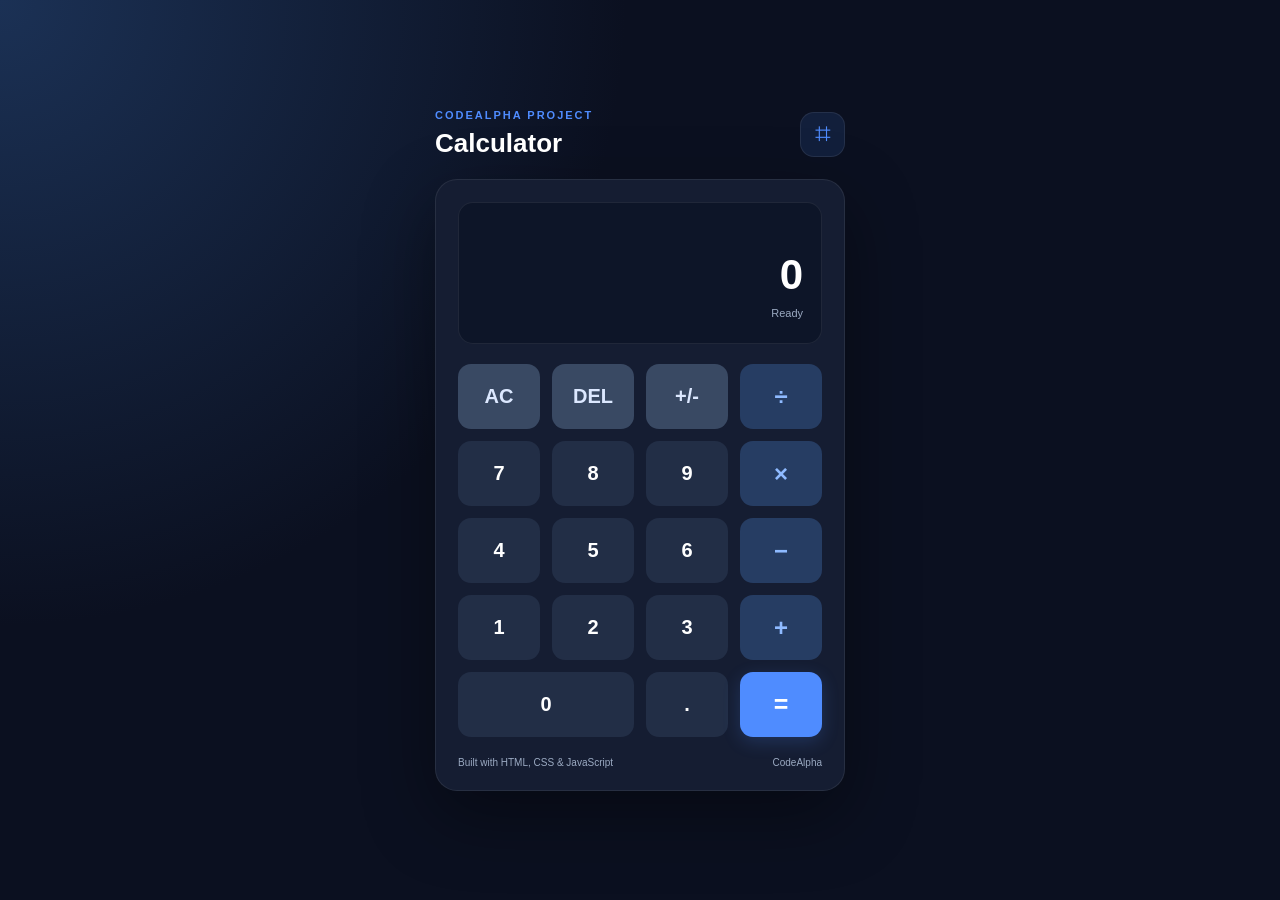
<file: Calculator/index.html>
<!DOCTYPE html>
<html lang="en">
<head>
    <meta charset="UTF-8">
    <meta name="viewport" content="width=device-width, initial-scale=1.0">

    <meta
        name="description"
        content="A responsive calculator built with HTML, CSS and JavaScript."
    >

    <title>CodeAlpha | Calculator</title>

    <link rel="stylesheet" href="style.css">
    <script src="script.js" defer></script>
</head>

<body>
    <main class="calculator-container">
        <header class="calculator-header">
            <div>
                <p class="eyebrow">CODEALPHA PROJECT</p>
                <h1>Calculator</h1>
            </div>

            <span class="calculator-icon" aria-hidden="true">⌗</span>
        </header>

        <section class="calculator" aria-label="Calculator">

            <div class="display-panel">
                <div
                    class="expression"
                    id="expression"
                    aria-label="Current expression"
                ></div>

                <output
                    class="display"
                    id="display"
                    aria-live="polite"
                    aria-atomic="true"
                >0</output>

                <p
                    class="display-status"
                    id="status"
                    aria-live="polite"
                >Ready</p>
            </div>

            <div class="button-grid" id="buttonGrid">

                <button class="btn function-btn"
                    type="button" data-action="clear">AC</button>

                <button class="btn function-btn"
                    type="button" data-action="delete">DEL</button>

                <button class="btn function-btn"
                    type="button" data-action="sign">+/-</button>

                <button class="btn operator-btn"
                    type="button" data-operator="/">÷</button>


                <button class="btn number-btn"
                    type="button" data-digit="7">7</button>

                <button class="btn number-btn"
                    type="button" data-digit="8">8</button>

                <button class="btn number-btn"
                    type="button" data-digit="9">9</button>

                <button class="btn operator-btn"
                    type="button" data-operator="*">×</button>


                <button class="btn number-btn"
                    type="button" data-digit="4">4</button>

                <button class="btn number-btn"
                    type="button" data-digit="5">5</button>

                <button class="btn number-btn"
                    type="button" data-digit="6">6</button>

                <button class="btn operator-btn"
                    type="button" data-operator="-">−</button>


                <button class="btn number-btn"
                    type="button" data-digit="1">1</button>

                <button class="btn number-btn"
                    type="button" data-digit="2">2</button>

                <button class="btn number-btn"
                    type="button" data-digit="3">3</button>

                <button class="btn operator-btn"
                    type="button" data-operator="+">+</button>


                <button class="btn number-btn zero-btn"
                    type="button" data-digit="0">0</button>

                <button class="btn number-btn"
                    type="button" data-action="decimal">.</button>

                <button class="btn equals-btn"
                    type="button" data-action="calculate">=</button>

            </div>

            <footer class="calculator-footer">
                <span>Built with HTML, CSS & JavaScript</span>
                <span>CodeAlpha</span>
            </footer>
        </section>
    </main>
</body>
</html>
</file>
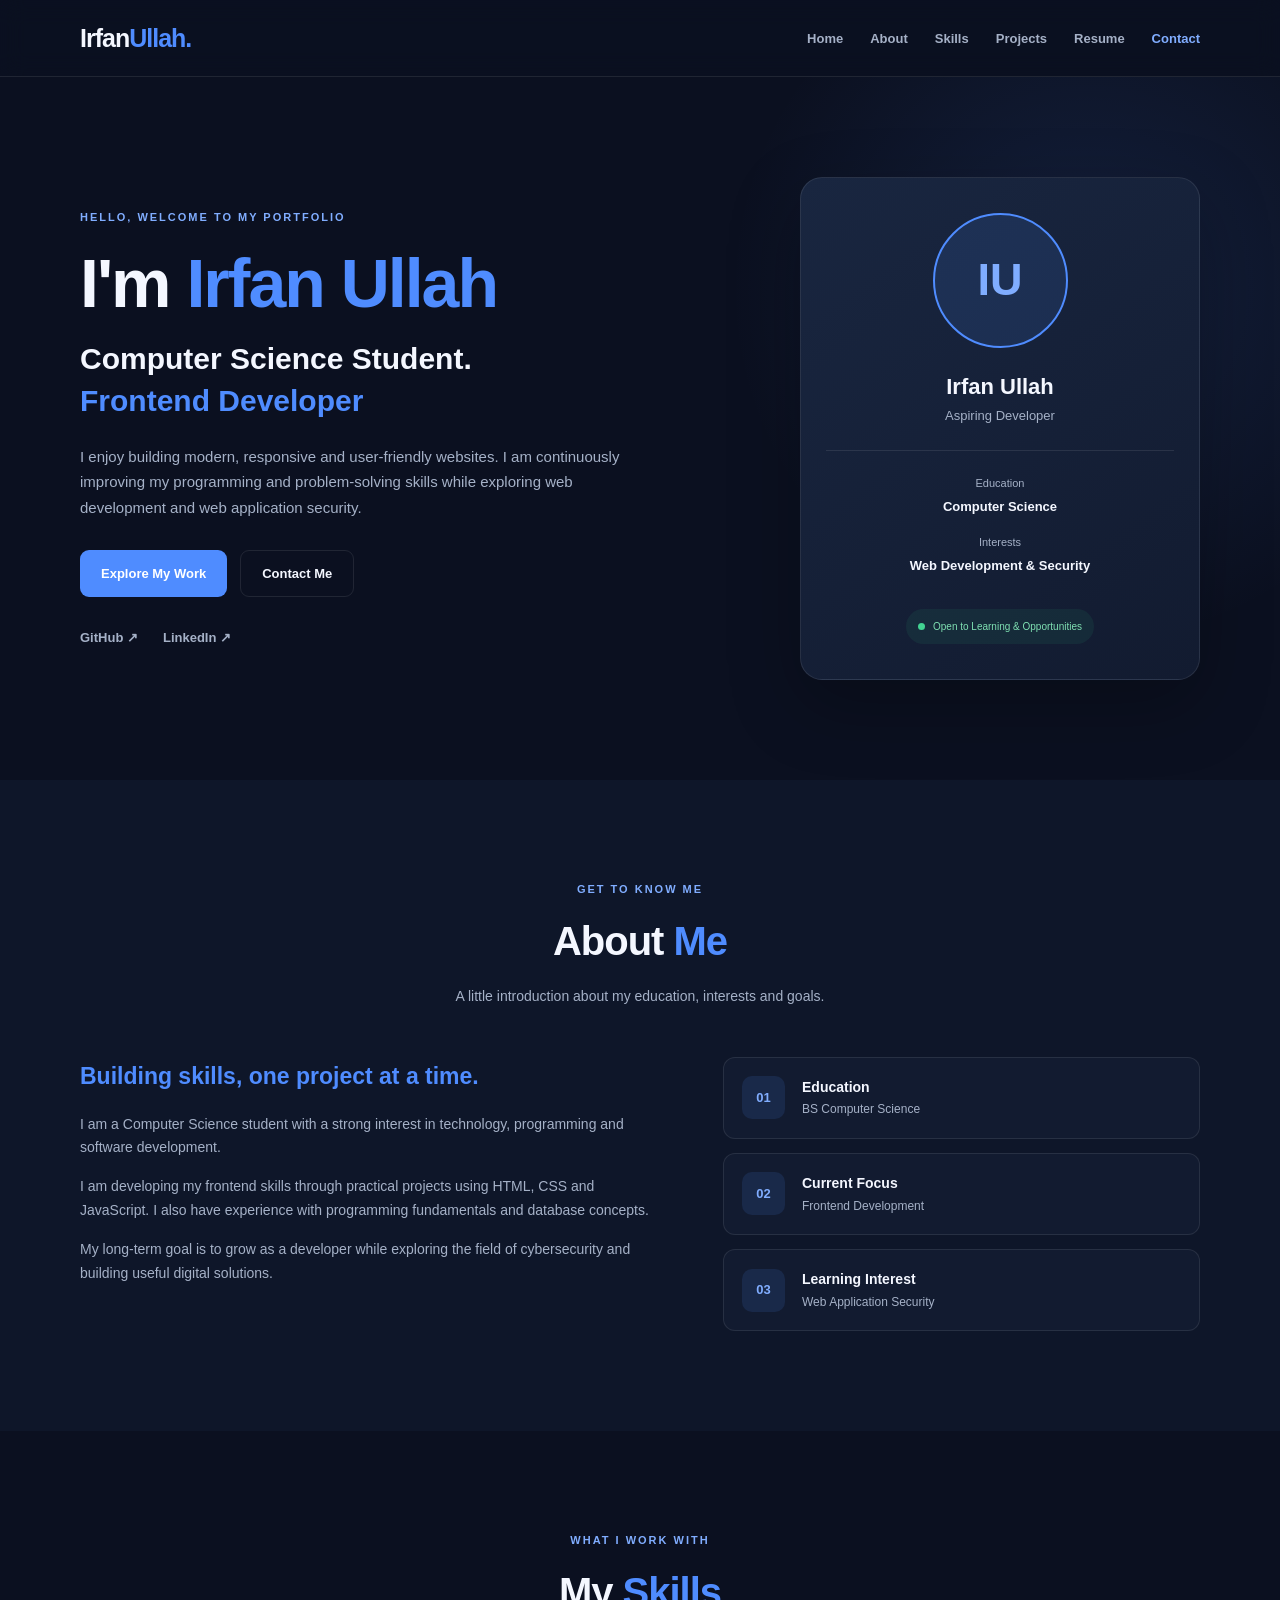
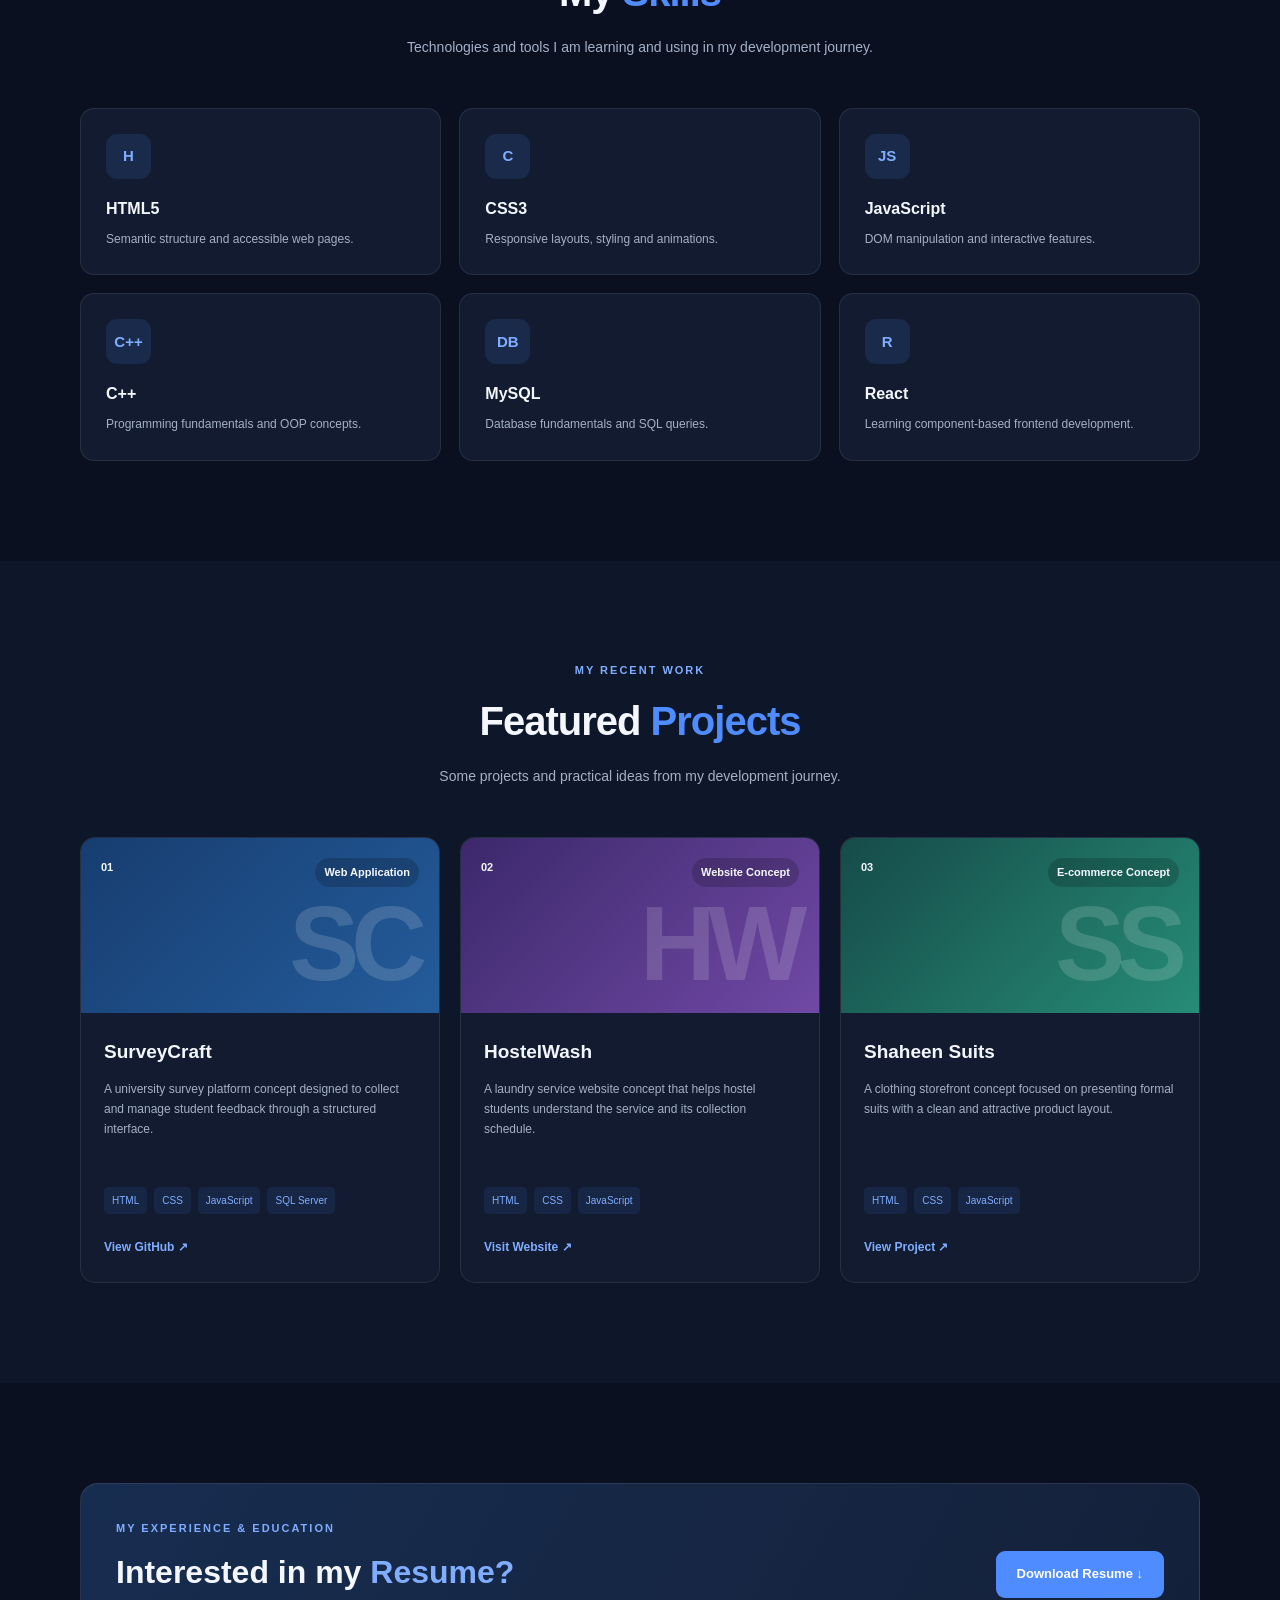
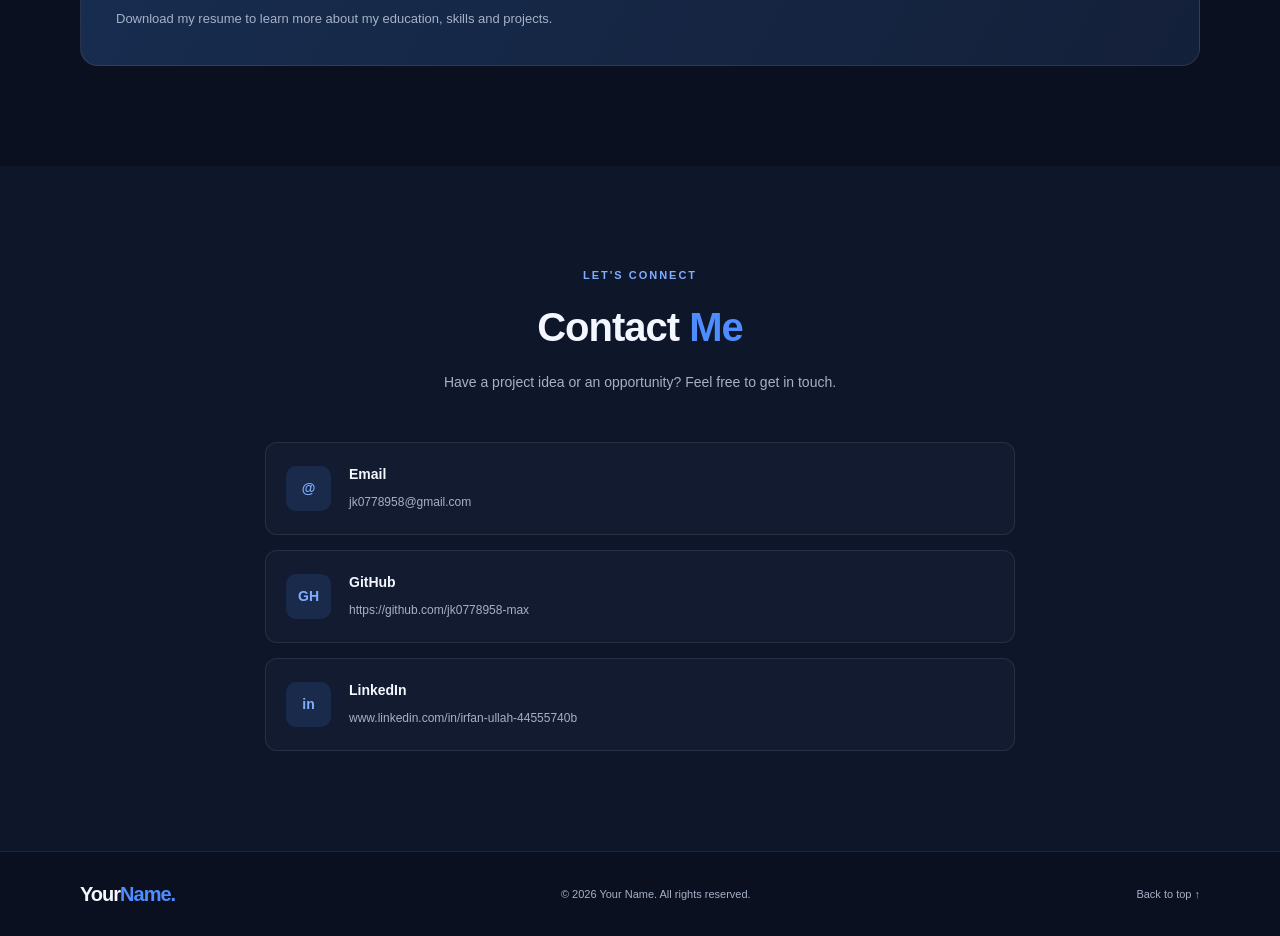
<file: Resume/index.html>
<!DOCTYPE html>
<html lang="en">
<head>
    <meta charset="UTF-8">
    <meta name="viewport" content="width=device-width, initial-scale=1.0">

    <meta
        name="description"
        content="Personal portfolio of a Computer Science student and frontend developer."
    >

    <title>Irfan Ullah | Personal Portfolio</title>

    <link rel="stylesheet" href="style.css">
    <script src="script.js" defer></script>
</head>

<body>

    <!-- ================= HEADER ================= -->

    <header class="header" id="home">
        <nav class="navbar container" aria-label="Main navigation">

           <a href="#home" class="logo">
    Irfan<span>Ullah.</span>
</a>
            <button
                class="menu-toggle"
                id="menuToggle"
                type="button"
                aria-label="Open navigation menu"
                aria-expanded="false"
                aria-controls="navLinks"
            >
                <span></span>
                <span></span>
                <span></span>
            </button>

            <ul class="nav-links" id="navLinks">
                <li><a href="#home" class="nav-link active">Home</a></li>
                <li><a href="#about" class="nav-link">About</a></li>
                <li><a href="#skills" class="nav-link">Skills</a></li>
                <li><a href="#projects" class="nav-link">Projects</a></li>
                <li><a href="#resume" class="nav-link">Resume</a></li>
                <li><a href="#contact" class="nav-link">Contact</a></li>
            </ul>

        </nav>
    </header>


    <!-- ================= HERO SECTION ================= -->

    <main>

        <section class="hero section" aria-labelledby="heroTitle">
            <div class="container hero-content">

                <div class="hero-text reveal">

                    <p class="intro-label">
                        HELLO, WELCOME TO MY PORTFOLIO
                    </p>

                    <h1 id="heroTitle">
                        I'm <span>Irfan Ullah</span>
                    </h1>

                    <h2>
                        Computer Science Student.
                        <br>
                        <span class="highlight">Frontend Developer</span>
                    </h2>

                    <p class="hero-description">
                        I enjoy building modern, responsive and user-friendly
                        websites. I am continuously improving my programming
                        and problem-solving skills while exploring web
                        development and web application security.
                    </p>

                    <div class="hero-buttons">
                        <a href="#projects" class="btn btn-primary">
                            Explore My Work
                        </a>

                        <a href="#contact" class="btn btn-outline">
                            Contact Me
                        </a>
                    </div>

                    <div class="hero-socials">
                        <a href="https://github.com/jk0778958-max"
                           target="_blank"
                           rel="noopener noreferrer">
                            GitHub ↗
                        </a>

                        <a href="https://github.com/jk0778958-max"
                           target="_blank"
                         rel="noopener noreferrer">
                            LinkedIn ↗
                        </a>
                    </div>

                </div>


                <div class="hero-visual reveal">
                    <div class="profile-card">

                        <div class="profile-circle">
                        <span>IU</span>
                    </div>

                        <p class="profile-name">Irfan Ullah</p>

                        <p class="profile-role">
                            Aspiring Developer
                        </p>

                        <div class="profile-line"></div>

                        <div class="profile-info">
                            <span>Education</span>
                            <strong>Computer Science</strong>
                        </div>

                        <div class="profile-info">
                            <span>Interests</span>
                            <strong>Web Development & Security</strong>
                        </div>

                        <div class="availability">
                            <span class="status-dot"></span>
                            Open to Learning & Opportunities
                        </div>

                    </div>
                </div>

            </div>
        </section>


        <!-- ================= ABOUT SECTION ================= -->

        <section class="section about-section" id="about">
            <div class="container">

                <div class="section-heading reveal">
                    <p class="section-label">GET TO KNOW ME</p>
                    <h2>About <span>Me</span></h2>
                    <p>
                        A little introduction about my education,
                        interests and goals.
                    </p>
                </div>

                <div class="about-content reveal">

                    <div class="about-text">
                        <h3>Building skills, one project at a time.</h3>

                        <p>
                            I am a Computer Science student with a strong
                            interest in technology, programming and
                            software development.
                        </p>

                        <p>
                            I am developing my frontend skills through
                            practical projects using HTML, CSS and
                            JavaScript. I also have experience with
                            programming fundamentals and database concepts.
                        </p>

                        <p>
                            My long-term goal is to grow as a developer
                            while exploring the field of cybersecurity
                            and building useful digital solutions.
                        </p>
                    </div>

                    <div class="about-details">

                        <div class="detail-card">
                            <span class="detail-icon">01</span>
                            <div>
                                <h4>Education</h4>
                                <p>BS Computer Science</p>
                            </div>
                        </div>

                        <div class="detail-card">
                            <span class="detail-icon">02</span>
                            <div>
                                <h4>Current Focus</h4>
                                <p>Frontend Development</p>
                            </div>
                        </div>

                        <div class="detail-card">
                            <span class="detail-icon">03</span>
                            <div>
                                <h4>Learning Interest</h4>
                                <p>Web Application Security</p>
                            </div>
                        </div>

                    </div>
                </div>

            </div>
        </section>


        <!-- ================= SKILLS SECTION ================= -->

        <section class="section skills-section" id="skills">
            <div class="container">

                <div class="section-heading reveal">
                    <p class="section-label">WHAT I WORK WITH</p>
                    <h2>My <span>Skills</span></h2>
                    <p>
                        Technologies and tools I am learning and using
                        in my development journey.
                    </p>
                </div>

                <div class="skills-grid">

                    <article class="skill-card reveal">
                        <div class="skill-symbol">H</div>
                        <h3>HTML5</h3>
                        <p>Semantic structure and accessible web pages.</p>
                    </article>

                    <article class="skill-card reveal">
                        <div class="skill-symbol">C</div>
                        <h3>CSS3</h3>
                        <p>Responsive layouts, styling and animations.</p>
                    </article>

                    <article class="skill-card reveal">
                        <div class="skill-symbol">JS</div>
                        <h3>JavaScript</h3>
                        <p>DOM manipulation and interactive features.</p>
                    </article>

                    <article class="skill-card reveal">
                        <div class="skill-symbol">C++</div>
                        <h3>C++</h3>
                        <p>Programming fundamentals and OOP concepts.</p>
                    </article>

                    <article class="skill-card reveal">
                        <div class="skill-symbol">DB</div>
                        <h3>MySQL</h3>
                        <p>Database fundamentals and SQL queries.</p>
                    </article>

                    <article class="skill-card reveal">
                        <div class="skill-symbol">R</div>
                        <h3>React</h3>
                        <p>Learning component-based frontend development.</p>
                    </article>

                </div>

            </div>
        </section>


        <!-- ================= PROJECTS SECTION ================= -->

        <section class="section projects-section" id="projects">
            <div class="container">

                <div class="section-heading reveal">
                    <p class="section-label">MY RECENT WORK</p>
                    <h2>Featured <span>Projects</span></h2>
                    <p>
                        Some projects and practical ideas from my
                        development journey.
                    </p>
                </div>

                <div class="projects-grid">

                    <article class="project-card reveal">

                        <div class="project-top project-blue">
                            <span class="project-number">01</span>
                            <span class="project-category">Web Application</span>
                            <div class="project-art">SC</div>
                        </div>

                        <div class="project-content">
                            <h3>SurveyCraft</h3>

                            <p>
                                A university survey platform concept
                                designed to collect and manage student
                                feedback through a structured interface.
                            </p>

                            <div class="project-tags">
                                <span>HTML</span>
                                <span>CSS</span>
                                <span>JavaScript</span>
                                <span>SQL Server</span>
                            </div>

                            <a href="https://github.com/jk0778958-max"
                               target="_blank"
                               rel="noopener noreferrer"
                               class="project-link">
                                View GitHub ↗
                            </a>
                        </div>

                    </article>


                    <article class="project-card reveal">

                        <div class="project-top project-purple">
                            <span class="project-number">02</span>
                            <span class="project-category">Website Concept</span>
                            <div class="project-art">HW</div>
                        </div>

                        <div class="project-content">
                            <h3>HostelWash</h3>

                            <p>
                                A laundry service website concept that
                                helps hostel students understand the
                                service and its collection schedule.
                            </p>

                            <div class="project-tags">
                                <span>HTML</span>
                                <span>CSS</span>
                                <span>JavaScript</span>
                            </div>

                            <a href="https://hostelwash.sitearchehost.online"
                               target="_blank"
                               rel="noopener noreferrer"
                               class="project-link">
                                Visit Website ↗
                            </a>
                        </div>

                    </article>


                    <article class="project-card reveal">

                        <div class="project-top project-green">
                            <span class="project-number">03</span>
                            <span class="project-category">E-commerce Concept</span>
                            <div class="project-art">SS</div>
                        </div>

                        <div class="project-content">
                            <h3>Shaheen Suits</h3>

                            <p>
                                A clothing storefront concept focused
                                on presenting formal suits with a clean
                                and attractive product layout.
                            </p>

                            <div class="project-tags">
                                <span>HTML</span>
                                <span>CSS</span>
                                <span>JavaScript</span>
                            </div>

                            <a href="https://github.com/jk0778958-max"
                               target="_blank"
                               rel="noopener noreferrer"
                               class="project-link">
                                View Project ↗
                            </a>
                        </div>

                    </article>

                </div>

            </div>
        </section>

        <!-- ================= RESUME SECTION ================= -->
        <section class="section resume-section" id="resume">
            <div class="container">

                <div class="resume-box reveal">

                    <div>
                        <p class="section-label">MY EXPERIENCE & EDUCATION</p>

                        <h2>Interested in my <span>Resume?</span></h2>

                        <p>
                            Download my resume to learn more about
                            my education, skills and projects.
                        </p>
                    </div>

                    <a
                        href="Irfan_Ullah_CV_With_Photo.pdf"
                        class="btn btn-primary"
                        download
                    >
                        Download Resume ↓
                    </a>

                </div>

            </div>
        </section>


        <!-- ================= CONTACT SECTION ================= -->

        <section class="section contact-section" id="contact">
            <div class="container">

                <div class="section-heading reveal">
                    <p class="section-label">LET'S CONNECT</p>
                    <h2>Contact <span>Me</span></h2>
                    <p>
                        Have a project idea or an opportunity?
                        Feel free to get in touch.
                    </p>
                </div>

                <div class="contact-content reveal">

                    <div class="contact-card">
                        <span class="contact-icon">@</span>
                        <div>
                            <h3>Email</h3>
                            <a href="mailto:jk0778958@gmail.com">
                                jk0778958@gmail.com
                            </a>
                        </div>
                    </div>

                    <div class="contact-card">
                        <span class="contact-icon">GH</span>
                        <div>
                            <h3>GitHub</h3>
                            <a
                                href="https://github.com/jk0778958-max"
                                target="_blank"
                                rel="noopener noreferrer"
                            >
                                https://github.com/jk0778958-max
                            </a>
                        </div>
                    </div>

                    <div class="contact-card">
                        <span class="contact-icon">in</span>
                        <div>
                            <h3>LinkedIn</h3>
                            <a
                                href="www.linkedin.com/in/irfan-ullah-44555740b"
                                target="_blank"
                                rel="noopener noreferrer"
                            >
                                www.linkedin.com/in/irfan-ullah-44555740b
                            </a>
                        </div>
                    </div>

                </div>

            </div>
        </section>

    </main>


    <!-- ================= FOOTER ================= -->

    <footer class="footer">
        <div class="container footer-content">

            <a href="#home" class="logo">
                Your<span>Name.</span>
            </a>

            <p>
                © <span id="currentYear"></span>
                Your Name. All rights reserved.
            </p>

            <a href="#home" class="back-to-top">
                Back to top ↑
            </a>

        </div>
    </footer>

</body>
</html>
</file>
<file: Calculator/style.css>
/* ------------------------------
   1. Global Settings
-------------------------------- */

* {
    margin: 0;
    padding: 0;
    box-sizing: border-box;
}

:root {
    --background: #0b1020;
    --calculator: #151d32;
    --display: #0d1528;
    --number: #222e46;
    --number-hover: #30415f;
    --function: #394963;
    --operator: #263d63;
    --accent: #4f8cff;
    --accent-hover: #3475ed;
    --text: #ffffff;
    --muted: #9baac2;
    --border: rgba(255, 255, 255, 0.08);
}

body {
    min-height: 100vh;
    display: flex;
    justify-content: center;
    align-items: center;
    padding: 24px;

    font-family: Arial, Helvetica, sans-serif;
    color: var(--text);

    background:
        radial-gradient(
            circle at top left,
            #1b3155 0%,
            transparent 40%
        ),
        var(--background);
}

/* ------------------------------
   2. Main Container
-------------------------------- */

.calculator-container {
    width: 100%;
    max-width: 410px;
}

.calculator-header {
    display: flex;
    justify-content: space-between;
    align-items: center;
    margin-bottom: 20px;
}

.eyebrow {
    color: var(--accent);
    font-size: 11px;
    font-weight: 700;
    letter-spacing: 2px;
    margin-bottom: 7px;
}

.calculator-header h1 {
    font-size: 26px;
    font-weight: 700;
}

.calculator-icon {
    width: 45px;
    height: 45px;
    display: grid;
    place-items: center;

    color: var(--accent);
    font-size: 28px;

    background: rgba(79, 140, 255, 0.12);
    border: 1px solid var(--border);
    border-radius: 14px;
}

/* ------------------------------
   3. Calculator Card
-------------------------------- */

.calculator {
    padding: 22px;
    background: var(--calculator);

    border: 1px solid var(--border);
    border-radius: 22px;

    box-shadow: 0 25px 70px rgba(0, 0, 0, 0.4);
}

/* ------------------------------
   4. Display
-------------------------------- */

.display-panel {
    min-height: 135px;
    display: flex;
    flex-direction: column;
    justify-content: flex-end;
    align-items: flex-end;

    padding: 18px;
    margin-bottom: 20px;

    background: var(--display);
    border: 1px solid var(--border);
    border-radius: 15px;

    overflow: hidden;
}

.expression {
    width: 100%;
    min-height: 22px;

    color: var(--muted);
    font-size: 14px;
    text-align: right;

    overflow-wrap: anywhere;
}

.display {
    width: 100%;
    display: block;

    margin-top: 8px;

    color: var(--text);
    font-size: clamp(30px, 8vw, 42px);
    font-weight: 700;
    text-align: right;

    overflow-wrap: anywhere;
}

.display-status {
    min-height: 18px;
    margin-top: 8px;

    color: var(--muted);
    font-size: 11px;
}

/* ------------------------------
   5. Button Grid
-------------------------------- */

.button-grid {
    display: grid;
    grid-template-columns: repeat(4, 1fr);
    gap: 12px;
}

.btn {
    min-width: 0;
    height: 65px;

    border: none;
    border-radius: 13px;

    color: var(--text);
    font-size: 20px;
    font-weight: 600;

    cursor: pointer;

    transition:
        background-color 0.2s ease,
        transform 0.15s ease,
        box-shadow 0.2s ease;
}

.btn:hover {
    transform: translateY(-2px);
}

.btn:active {
    transform: scale(0.96);
}

.btn:focus-visible {
    outline: 3px solid #ffffff;
    outline-offset: 3px;
}

/* Number Buttons */

.number-btn {
    background: var(--number);
}

.number-btn:hover {
    background: var(--number-hover);
}

/* Function Buttons */

.function-btn {
    background: var(--function);
    color: #dce8ff;
}

.function-btn:hover {
    background: #50617e;
}

/* Operator Buttons */

.operator-btn {
    background: var(--operator);
    color: #8ebaff;
    font-size: 24px;
}

.operator-btn:hover {
    background: #34527e;
}

/* Equals Button */

.equals-btn {
    background: var(--accent);
    font-size: 25px;

    box-shadow: 0 5px 18px rgba(79, 140, 255, 0.2);
}

.equals-btn:hover {
    background: var(--accent-hover);
}

/* Zero Button */

.zero-btn {
    grid-column: span 2;
}

/* ------------------------------
   6. Footer
-------------------------------- */

.calculator-footer {
    display: flex;
    justify-content: space-between;
    gap: 10px;

    margin-top: 20px;

    color: var(--muted);
    font-size: 10px;
}

/* ------------------------------
   7. Responsive Design
-------------------------------- */

@media (max-width: 480px) {
    body {
        padding: 14px;
    }

    .calculator {
        padding: 16px;
    }

    .button-grid {
        gap: 9px;
    }

    .btn {
        height: 60px;
        font-size: 18px;
    }

    .display-panel {
        min-height: 125px;
    }
}

@media (max-width: 340px) {
    .btn {
        height: 54px;
        font-size: 16px;
    }

    .calculator-footer {
        font-size: 9px;
    }
}

/* ------------------------------
   8. Reduced Motion
-------------------------------- */

@media (prefers-reduced-motion: reduce) {
    *,
    *::before,
    *::after {
        scroll-behavior: auto !important;
        transition-duration: 0.01ms !important;
        animation-duration: 0.01ms !important;
    }
}
</file>
<file: Resume/style.css>
/* =================================
   1. GLOBAL SETTINGS
================================= */

* {
    margin: 0;
    padding: 0;
    box-sizing: border-box;
}

:root {
    --background: #0b1020;
    --surface: #121b30;
    --surface-light: #192640;
    --primary: #4f8cff;
    --primary-light: #80adff;
    --text: #f4f7ff;
    --muted: #a5b1c7;
    --border: rgba(255, 255, 255, 0.09);
    --transition: 0.3s ease;
}

html {
    scroll-behavior: smooth;
    scroll-padding-top: 85px;
}

body {
    font-family: Arial, Helvetica, sans-serif;
    background: var(--background);
    color: var(--text);
    line-height: 1.7;
}

a {
    color: inherit;
    text-decoration: none;
}

button {
    font: inherit;
}

.container {
    width: min(1120px, 90%);
    margin: 0 auto;
}

.section {
    padding: 100px 0;
}

.highlight,
.section-heading h2 span,
.about-text h3,
.logo span {
    color: var(--primary);
}


/* =================================
   2. HEADER AND NAVIGATION
================================= */

.header {
    position: sticky;
    top: 0;
    z-index: 1000;

    background: rgba(11, 16, 32, 0.94);
    border-bottom: 1px solid var(--border);
    backdrop-filter: blur(12px);
}

.navbar {
    min-height: 76px;

    display: flex;
    justify-content: space-between;
    align-items: center;
}

.logo {
    font-size: 25px;
    font-weight: 800;
    letter-spacing: -1px;
}

.nav-links {
    display: flex;
    align-items: center;
    gap: 27px;

    list-style: none;
}

.nav-link {
    color: var(--muted);
    font-size: 13px;
    font-weight: 600;

    transition: color var(--transition);
}

.nav-link:hover,
.nav-link.active {
    color: var(--primary-light);
}

.menu-toggle {
    display: none;

    width: 42px;
    height: 42px;

    border: 1px solid var(--border);
    border-radius: 10px;

    background: var(--surface);
    cursor: pointer;
}

.menu-toggle span {
    display: block;

    width: 19px;
    height: 2px;

    margin: 4px auto;

    background: var(--text);
    transition: var(--transition);
}


/* =================================
   3. HERO SECTION
================================= */

.hero {
    min-height: 620px;

    display: flex;
    align-items: center;

    background:
        radial-gradient(
            circle at 85% 30%,
            rgba(79, 140, 255, 0.13),
            transparent 30%
        );
}

.hero-content {
    display: grid;
    grid-template-columns: 1.3fr 0.8fr;
    align-items: center;
    gap: 70px;
}

.intro-label,
.section-label {
    color: var(--primary-light);
    font-size: 11px;
    font-weight: 800;
    letter-spacing: 2px;
}

.hero h1 {
    margin-top: 18px;

    font-size: clamp(42px, 6vw, 68px);
    line-height: 1.15;
    letter-spacing: -2px;
}

.hero h1 span {
    color: var(--primary);
}

.hero h2 {
    margin-top: 15px;

    font-size: clamp(21px, 3vw, 30px);
    line-height: 1.4;
}

.hero-description {
    max-width: 560px;

    margin-top: 22px;

    color: var(--muted);
    font-size: 15px;
}

.hero-buttons {
    display: flex;
    flex-wrap: wrap;
    gap: 13px;

    margin-top: 30px;
}

.btn {
    min-height: 47px;

    display: inline-flex;
    justify-content: center;
    align-items: center;

    padding: 11px 21px;

    border-radius: 9px;

    font-size: 13px;
    font-weight: 700;

    transition:
        transform var(--transition),
        background var(--transition),
        border-color var(--transition);
}

.btn:hover {
    transform: translateY(-3px);
}

.btn-primary {
    background: var(--primary);
    color: #ffffff;
}

.btn-primary:hover {
    background: #3475ed;
}

.btn-outline {
    border: 1px solid var(--border);
    color: var(--text);
}

.btn-outline:hover {
    border-color: var(--primary);
}

.hero-socials {
    display: flex;
    gap: 25px;

    margin-top: 30px;
}

.hero-socials a {
    color: var(--muted);
    font-size: 13px;
    font-weight: 600;

    transition: color var(--transition);
}

.hero-socials a:hover {
    color: var(--primary-light);
}


/* =================================
   4. HERO PROFILE CARD
================================= */

.profile-card {
    padding: 35px 25px;

    background: linear-gradient(
        145deg,
        var(--surface-light),
        var(--surface)
    );

    border: 1px solid var(--border);
    border-radius: 22px;

    text-align: center;

    box-shadow: 0 25px 70px rgba(0, 0, 0, 0.25);
}

.profile-circle {
    width: 135px;
    height: 135px;

    display: grid;
    place-items: center;

    margin: 0 auto 20px;

    border: 2px solid var(--primary);
    border-radius: 50%;

    background: rgba(79, 140, 255, 0.12);

    color: var(--primary-light);
    font-size: 45px;
    font-weight: 800;
}

.profile-name {
    font-size: 22px;
    font-weight: 700;
}

.profile-role {
    color: var(--muted);
    font-size: 13px;
}

.profile-line {
    height: 1px;
    margin: 23px 0;

    background: var(--border);
}

.profile-info {
    display: flex;
    flex-direction: column;
    gap: 3px;

    margin: 15px 0;
}

.profile-info span {
    color: var(--muted);
    font-size: 11px;
}

.profile-info strong {
    font-size: 13px;
}

.availability {
    display: inline-flex;
    align-items: center;
    gap: 8px;

    margin-top: 17px;
    padding: 9px 12px;

    background: rgba(45, 190, 125, 0.09);
    border-radius: 20px;

    color: #7fe0b2;
    font-size: 10px;
}

.status-dot {
    width: 7px;
    height: 7px;

    border-radius: 50%;
    background: #42d392;
}


/* =================================
   5. SECTION HEADINGS
================================= */

.section-heading {
    max-width: 600px;
    margin: 0 auto 48px;

    text-align: center;
}

.section-heading h2 {
    margin-top: 8px;

    font-size: clamp(30px, 4vw, 40px);
    letter-spacing: -1px;
}

.section-heading > p:last-child {
    margin-top: 10px;

    color: var(--muted);
    font-size: 14px;
}


/* =================================
   6. ABOUT SECTION
================================= */

.about-section {
    background: #0e1629;
}

.about-content {
    display: grid;
    grid-template-columns: 1.1fr 0.9fr;
    gap: 60px;
    align-items: start;
}

.about-text h3 {
    margin-bottom: 17px;
    font-size: 23px;
}

.about-text p {
    margin-bottom: 15px;

    color: var(--muted);
    font-size: 14px;
}

.about-details {
    display: grid;
    gap: 14px;
}

.detail-card {
    display: flex;
    align-items: center;
    gap: 17px;

    padding: 18px;

    background: var(--surface);
    border: 1px solid var(--border);
    border-radius: 12px;

    transition: transform var(--transition),
                border-color var(--transition);
}

.detail-card:hover {
    transform: translateX(5px);
    border-color: var(--primary);
}

.detail-icon {
    width: 43px;
    height: 43px;

    display: grid;
    place-items: center;

    flex-shrink: 0;

    background: rgba(79, 140, 255, 0.12);
    border-radius: 10px;

    color: var(--primary-light);
    font-size: 13px;
    font-weight: 800;
}

.detail-card h4 {
    font-size: 14px;
}

.detail-card p {
    color: var(--muted);
    font-size: 12px;
}


/* =================================
   7. SKILLS SECTION
================================= */

.skills-grid {
    display: grid;
    grid-template-columns: repeat(3, 1fr);
    gap: 18px;
}

.skill-card {
    padding: 25px;

    background: var(--surface);
    border: 1px solid var(--border);
    border-radius: 14px;

    transition:
        transform var(--transition),
        border-color var(--transition),
        background var(--transition);
}

.skill-card:hover {
    transform: translateY(-6px);
    border-color: var(--primary);
    background: var(--surface-light);
}

.skill-symbol {
    width: 45px;
    height: 45px;

    display: grid;
    place-items: center;

    margin-bottom: 16px;

    border-radius: 11px;
    background: rgba(79, 140, 255, 0.13);

    color: var(--primary-light);
    font-weight: 800;
    font-size: 15px;
}

.skill-card h3 {
    margin-bottom: 7px;
    font-size: 16px;
}

.skill-card p {
    color: var(--muted);
    font-size: 12px;
}


/* =================================
   8. PROJECTS SECTION
================================= */

.projects-section {
    background: #0e1629;
}

.projects-grid {
    display: grid;
    grid-template-columns: repeat(3, 1fr);
    gap: 20px;
}

.project-card {
    overflow: hidden;

    background: var(--surface);
    border: 1px solid var(--border);
    border-radius: 15px;

    transition:
        transform var(--transition),
        border-color var(--transition);
}

.project-card:hover {
    transform: translateY(-7px);
    border-color: var(--primary);
}

.project-top {
    min-height: 175px;

    position: relative;

    display: flex;
    justify-content: space-between;
    align-items: flex-start;

    padding: 20px;

    overflow: hidden;
}

.project-blue {
    background: linear-gradient(135deg, #173d70, #245c9b);
}

.project-purple {
    background: linear-gradient(135deg, #3c286b, #7049a5);
}

.project-green {
    background: linear-gradient(135deg, #164b49, #268c77);
}

.project-number,
.project-category {
    position: relative;
    z-index: 1;

    font-size: 11px;
    font-weight: 700;
}

.project-category {
    padding: 5px 9px;

    background: rgba(0, 0, 0, 0.18);
    border-radius: 20px;
}

.project-art {
    position: absolute;
    right: 20px;
    bottom: -20px;

    color: rgba(255, 255, 255, 0.15);
    font-size: 105px;
    font-weight: 900;
    letter-spacing: -8px;
}

.project-content {
    padding: 23px;
}

.project-content h3 {
    margin-bottom: 10px;
    font-size: 19px;
}

.project-content > p {
    min-height: 90px;

    color: var(--muted);
    font-size: 12px;
}

.project-tags {
    display: flex;
    flex-wrap: wrap;
    gap: 7px;

    margin: 18px 0;
}

.project-tags span {
    padding: 5px 8px;

    background: rgba(79, 140, 255, 0.1);
    border-radius: 5px;

    color: var(--primary-light);
    font-size: 10px;
}

.project-link {
    display: inline-block;

    color: var(--primary-light);
    font-size: 12px;
    font-weight: 700;

    transition: color var(--transition);
}

.project-link:hover {
    color: #ffffff;
}


/* =================================
   9. RESUME SECTION
================================= */

.resume-box {
    display: flex;
    justify-content: space-between;
    align-items: center;
    gap: 25px;

    padding: 35px;

    background: linear-gradient(
        120deg,
        #172d50,
        #142039
    );

    border: 1px solid var(--border);
    border-radius: 18px;
}

.resume-box h2 {
    margin: 8px 0;
    font-size: clamp(23px, 4vw, 32px);
}

.resume-box h2 span {
    color: var(--primary-light);
}

.resume-box p:last-child {
    color: var(--muted);
    font-size: 13px;
}


/* =================================
   10. CONTACT SECTION
================================= */

.contact-section {
    background: #0e1629;
}

.contact-content {
    max-width: 750px;

    display: grid;
    gap: 15px;

    margin: 0 auto;
}

.contact-card {
    display: flex;
    align-items: center;
    gap: 18px;

    padding: 20px;

    background: var(--surface);
    border: 1px solid var(--border);
    border-radius: 12px;

    transition: border-color var(--transition);
}

.contact-card:hover {
    border-color: var(--primary);
}

.contact-icon {
    width: 45px;
    height: 45px;

    display: grid;
    place-items: center;

    flex-shrink: 0;

    background: rgba(79, 140, 255, 0.13);
    border-radius: 10px;

    color: var(--primary-light);
    font-size: 14px;
    font-weight: 800;
}

.contact-card h3 {
    font-size: 14px;
}

.contact-card a {
    color: var(--muted);
    font-size: 12px;

    overflow-wrap: anywhere;
}

.contact-card a:hover {
    color: var(--primary-light);
}


/* =================================
   11. FOOTER
================================= */

.footer {
    padding: 25px 0;

    border-top: 1px solid var(--border);
}

.footer-content {
    display: flex;
    justify-content: space-between;
    align-items: center;
    gap: 20px;
}

.footer .logo {
    font-size: 20px;
}

.footer p,
.back-to-top {
    color: var(--muted);
    font-size: 11px;
}

.back-to-top:hover {
    color: var(--primary-light);
}


/* =================================
   12. REVEAL ANIMATIONS
================================= */

.reveal {
    opacity: 0;
    transform: translateY(25px);

    transition:
        opacity 0.7s ease,
        transform 0.7s ease;
}

.reveal.visible {
    opacity: 1;
    transform: translateY(0);
}


/* =================================
   13. RESPONSIVE DESIGN
================================= */

@media (max-width: 850px) {

    .nav-links {
        gap: 15px;
    }

    .hero-content {
        gap: 35px;
    }

    .projects-grid {
        grid-template-columns: repeat(2, 1fr);
    }

    .projects-grid .project-card:last-child {
        grid-column: span 2;
    }
}

@media (max-width: 700px) {

    .section {
        padding: 75px 0;
    }

    .menu-toggle {
        display: block;
    }

    .nav-links {
        position: absolute;
        top: 76px;
        left: 0;
        right: 0;

        display: none;
        flex-direction: column;
        align-items: stretch;
        gap: 0;

        padding: 12px 5% 20px;

        background: #111a2e;
        border-bottom: 1px solid var(--border);
    }

    .nav-links.open {
        display: flex;
    }

    .nav-links li a {
        display: block;
        padding: 12px 0;
    }

    .hero {
        min-height: auto;
    }

    .hero-content {
        grid-template-columns: 1fr;
        gap: 45px;
    }

    .hero-visual {
        max-width: 400px;
        width: 100%;
        margin: 0 auto;
    }

    .about-content {
        grid-template-columns: 1fr;
        gap: 30px;
    }

    .skills-grid {
        grid-template-columns: repeat(2, 1fr);
    }

    .resume-box {
        flex-direction: column;
        align-items: flex-start;
    }
}

@media (max-width: 480px) {

    .container {
        width: 91%;
    }

    .hero h1 {
        font-size: 43px;
    }

    .hero-buttons {
        flex-direction: column;
    }

    .hero-buttons .btn {
        width: 100%;
    }

    .skills-grid,
    .projects-grid {
        grid-template-columns: 1fr;
    }

    .projects-grid .project-card:last-child {
        grid-column: auto;
    }

    .project-content > p {
        min-height: auto;
    }

    .resume-box {
        padding: 25px;
    }

    .footer-content {
        flex-direction: column;
        text-align: center;
    }
}


/* =================================
   14. ACCESSIBILITY: REDUCED MOTION
================================= */

@media (prefers-reduced-motion: reduce) {

    html {
        scroll-behavior: auto;
    }

    *,
    *::before,
    *::after {
        animation-duration: 0.01ms !important;
        transition-duration: 0.01ms !important;
    }

    .reveal {
        opacity: 1;
        transform: none;
    }
}
</file>
